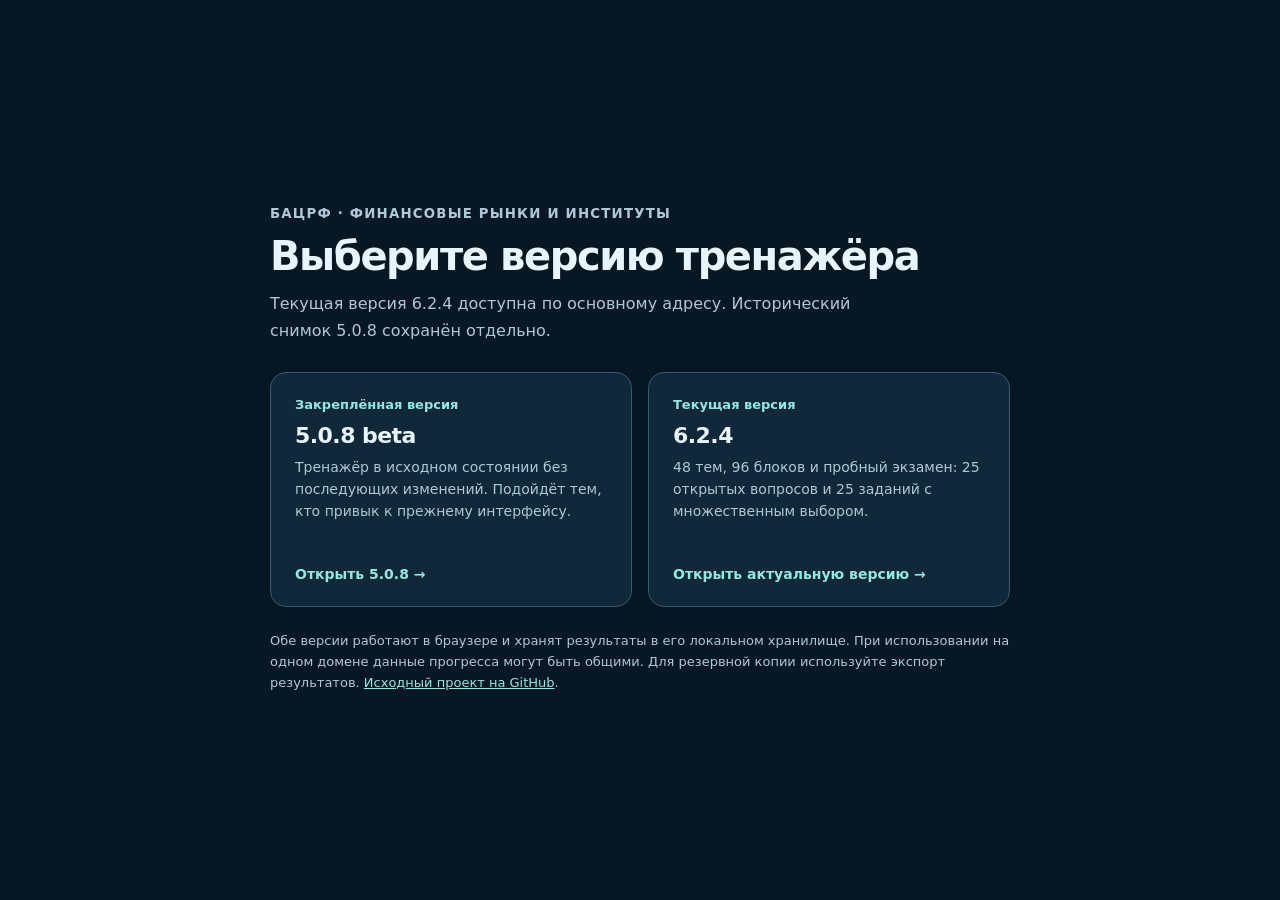
<file: versions/index.html>
<!DOCTYPE html>
<html lang="ru">
<head>
<meta charset="utf-8">
<meta name="viewport" content="width=device-width, initial-scale=1">
<meta name="color-scheme" content="dark">
<title>Выбор версии — Финансовые рынки и институты</title>
<style>
:root{font-family:system-ui,-apple-system,"Segoe UI",Arial,sans-serif;color-scheme:dark;--bg:#081724;--card:#11283a;--fg:#e8f4ff;--muted:#aec8d8;--edge:#365a6e;--link:#91e9df}
*{box-sizing:border-box}
body{margin:0;background:var(--bg);color:var(--fg);min-height:100vh;display:grid;place-items:center;padding:24px}
main{width:min(100%,740px)}
small{display:block;letter-spacing:.09em;text-transform:uppercase;color:var(--muted);font-weight:650}
h1{font-size:clamp(27px,4vw,40px);letter-spacing:-.035em;margin:12px 0}
.lead{color:var(--muted);line-height:1.65;max-width:600px;margin:0 0 28px}
.cards{display:grid;grid-template-columns:repeat(2,minmax(0,1fr));gap:16px}
.card{display:flex;flex-direction:column;text-decoration:none;color:inherit;background:var(--card);border:1px solid var(--edge);border-radius:16px;padding:24px;min-height:235px;box-shadow:0 3px 14px rgba(24,35,50,.035)}
.card:focus-visible,.card:hover{outline:2px solid var(--link);outline-offset:2px}
.status{color:var(--link);font-weight:700;font-size:13px}
.card h2{font-size:22px;letter-spacing:-.025em;margin:11px 0 9px}
.card p{font-size:14px;line-height:1.55;color:var(--muted);margin:0 0 20px}
.action{color:var(--link);font-size:14px;font-weight:650;margin-top:auto}
footer{font-size:13px;color:var(--muted);line-height:1.6;margin-top:24px}
footer a{color:var(--link)}
@media(max-width:550px){.cards{grid-template-columns:1fr}.card{min-height:195px}}

</style>
</head>
<body>
<main>
<small>БАЦРФ · Финансовые рынки и институты</small>
<h1>Выберите версию тренажёра</h1>
<p class="lead">Текущая версия 6.2.4 доступна по основному адресу. Исторический снимок 5.0.8 сохранён отдельно.</p>
<div class="cards">
<a class="card" href="../v5.0.8/">
  <span class="status">Закреплённая версия</span>
  <h2>5.0.8 beta</h2>
  <p>Тренажёр в исходном состоянии без последующих изменений. Подойдёт тем, кто привык к прежнему интерфейсу.</p>
  <span class="action">Открыть 5.0.8 →</span>
</a>
<a class="card" href="../">
  <span class="status">Текущая версия</span>
  <h2>6.2.4</h2>
  <p>48 тем, 96 блоков и пробный экзамен: 25 открытых вопросов и 25 заданий с множественным выбором.</p>
  <span class="action">Открыть актуальную версию →</span>
</a>
</div>
<footer>Обе версии работают в браузере и хранят результаты в его локальном хранилище. При использовании на одном домене данные прогресса могут быть общими. Для резервной копии используйте экспорт результатов. <a href="https://github.com/astsaryov-beep/bacrf-finance-trainer">Исходный проект на GitHub</a>.</footer>
</main>
</body>
</html>
</file>
